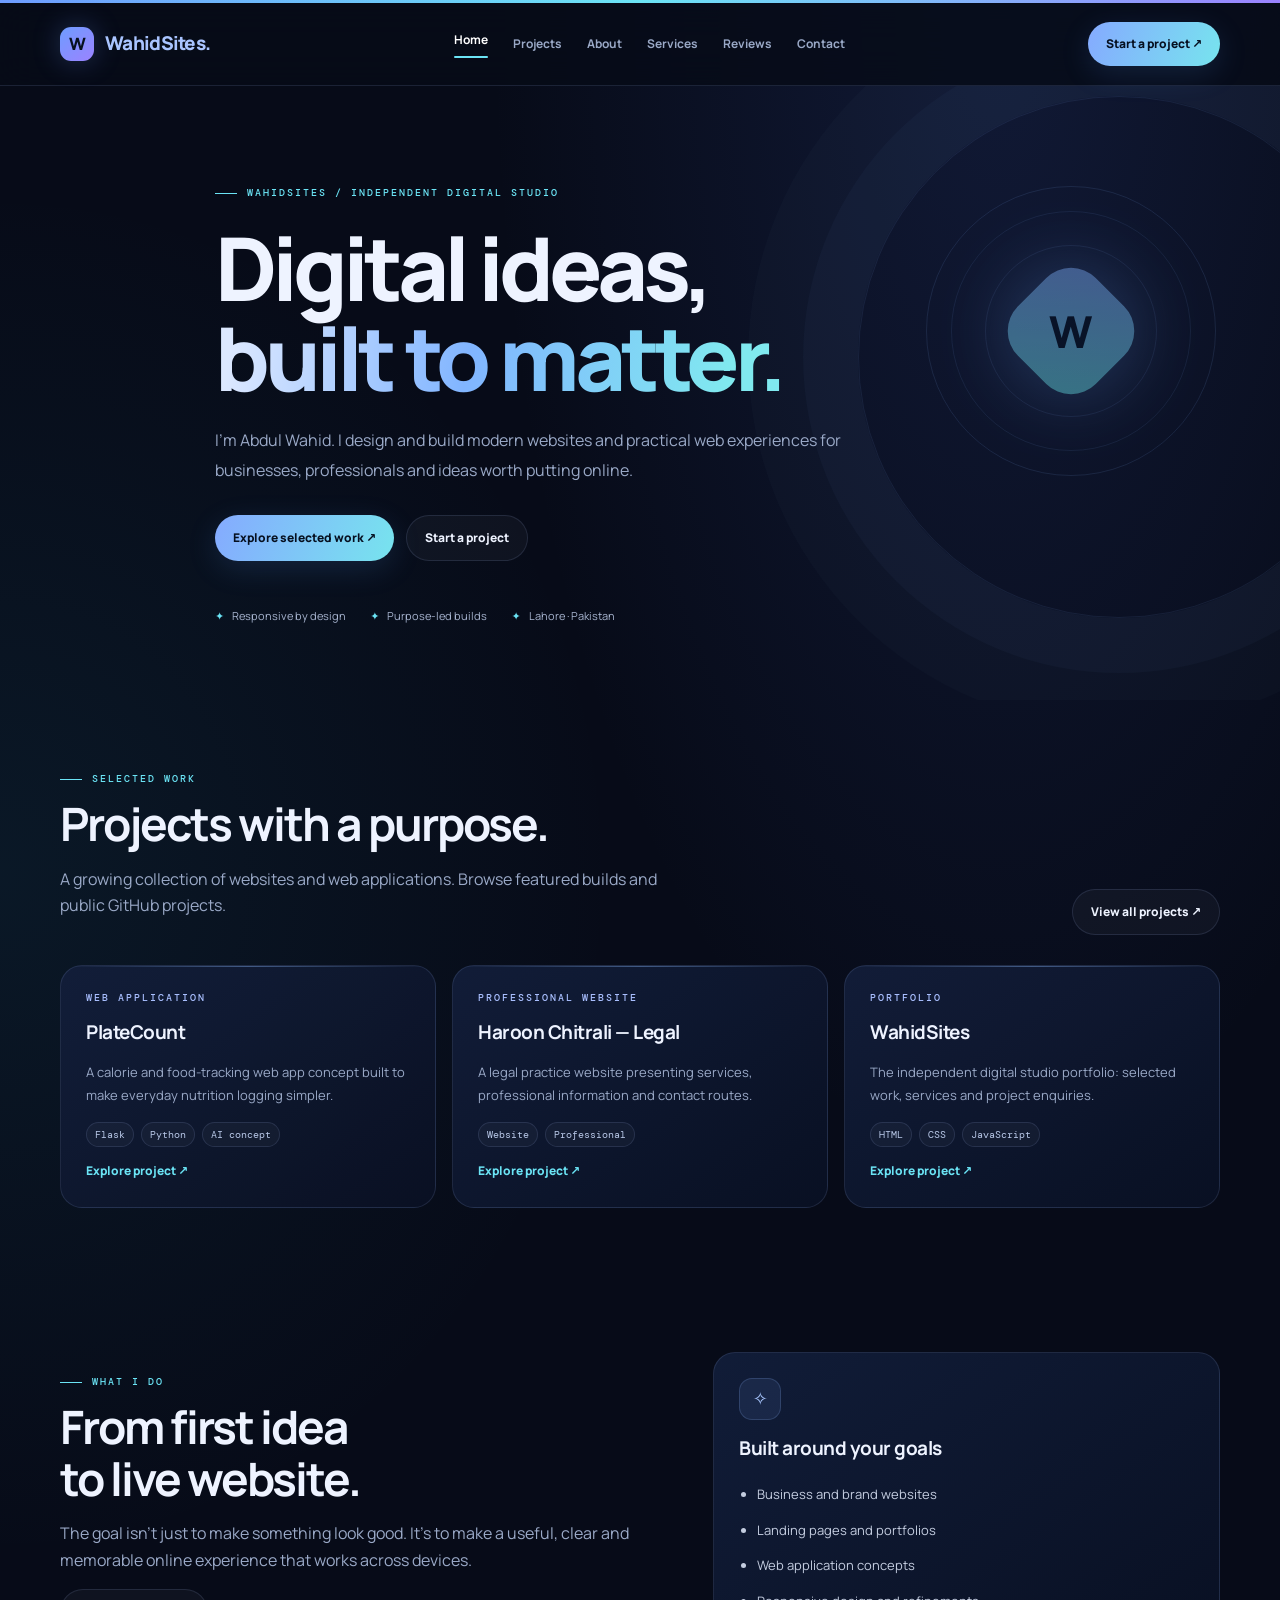
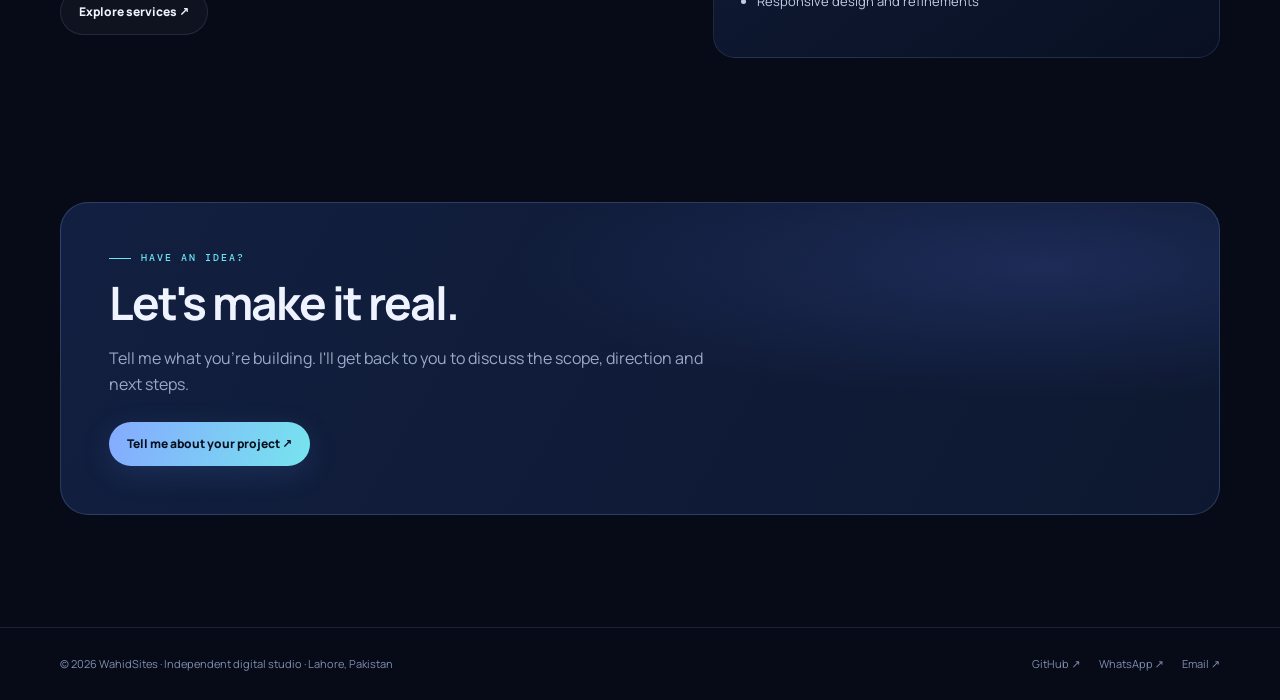
<file: index.html>
<!doctype html>
<html lang="en"><head><meta charset="utf-8"><meta name="viewport" content="width=device-width,initial-scale=1">
<title>Home | WahidSites</title><meta name="description" content="WahidSites — modern websites and practical digital experiences by Abdul Wahid.">
<meta name="theme-color" content="#070b18"><link rel="stylesheet" href="styles.css"></head><body>
<div class="topline"></div><header><div class="wrap nav"><a class="brand" href="index.html"><span class="brandmark">W</span><span>Wahid<span>Sites.</span></span></a><button class="menu" aria-label="Toggle navigation">☰</button><nav class="navlinks"><a href="index.html" class="active">Home</a><a href="projects.html" class="">Projects</a><a href="about.html" class="">About</a><a href="services.html" class="">Services</a><a href="reviews.html" class="">Reviews</a><a href="contact.html" class="">Contact</a></nav><a class="nav-cta" href="contact.html">Start a project ↗</a></div></header>
<main>
<section class="hero"><div class="wrap hero-inner"><div class="eyebrow">WAHIDSITES / INDEPENDENT DIGITAL STUDIO</div>
<h1>Digital ideas,<br><span class="gradient">built to matter.</span></h1>
<p>I’m Abdul Wahid. I design and build modern websites and practical web experiences for businesses, professionals and ideas worth putting online.</p>
<div class="actions"><a class="btn" href="projects.html">Explore selected work ↗</a><a class="btn secondary" href="contact.html">Start a project</a></div>
<div class="meta-row"><span><b>✦</b> Responsive by design</span><span><b>✦</b> Purpose-led builds</span><span><b>✦</b> Lahore · Pakistan</span></div></div><div class="hero-art"><div class="orb"><span>W</span></div></div></section>
<section><div class="wrap"><div class="section-head"><div><div class="eyebrow">SELECTED WORK</div><h2>Projects with a purpose.</h2><p>A growing collection of websites and web applications. Browse featured builds and public GitHub projects.</p></div><a class="btn secondary" href="projects.html">View all projects ↗</a></div><div id="projectGrid" class="grid"><div class="empty">Loading projects…</div></div></div></section>
<section><div class="wrap split"><div><div class="eyebrow">WHAT I DO</div><h2>From first idea<br>to live website.</h2><p class="muted">The goal isn't just to make something look good. It's to make a useful, clear and memorable online experience that works across devices.</p><a class="btn secondary" href="services.html">Explore services ↗</a></div><div class="panel"><div class="iconbox">✧</div><h3>Built around your goals</h3><ul class="list"><li>Business and brand websites</li><li>Landing pages and portfolios</li><li>Web application concepts</li><li>Responsive design and refinements</li></ul></div></div></section>
<section><div class="wrap"><div class="cta"><div class="eyebrow">HAVE AN IDEA?</div><h2>Let's make it real.</h2><p>Tell me what you're building. I'll get back to you to discuss the scope, direction and next steps.</p><a class="btn" href="contact.html">Tell me about your project ↗</a></div></div></section>
</main>
<footer><div class="wrap footer-inner"><span>© <span data-year>2026</span> WahidSites · Independent digital studio · Lahore, Pakistan</span><div class="footer-links"><a href="https://github.com/wahidsites" target="_blank" rel="noopener">GitHub ↗</a><a href="https://wa.me/923219494745" target="_blank" rel="noopener">WhatsApp ↗</a><a href="mailto:abdulwahiddd801@gmail.com">Email ↗</a></div></div></footer>
<script src="app.js"></script></body></html>
</file>
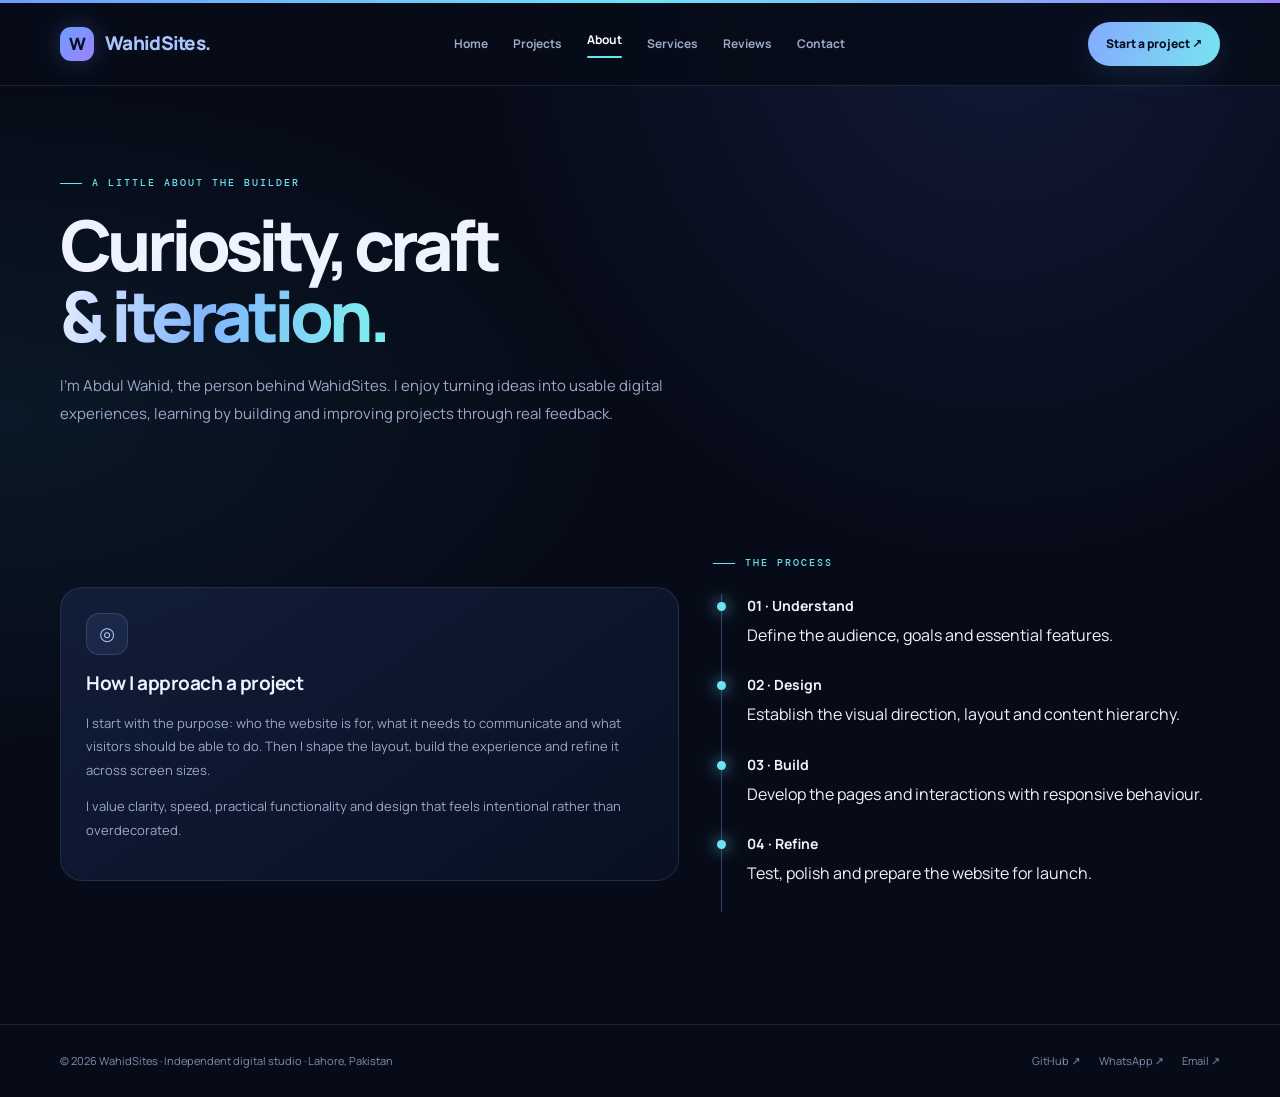
<file: about.html>
<!doctype html>
<html lang="en"><head><meta charset="utf-8"><meta name="viewport" content="width=device-width,initial-scale=1">
<title>About | WahidSites</title><meta name="description" content="WahidSites — modern websites and practical digital experiences by Abdul Wahid.">
<meta name="theme-color" content="#070b18"><link rel="stylesheet" href="styles.css"></head><body>
<div class="topline"></div><header><div class="wrap nav"><a class="brand" href="index.html"><span class="brandmark">W</span><span>Wahid<span>Sites.</span></span></a><button class="menu" aria-label="Toggle navigation">☰</button><nav class="navlinks"><a href="index.html" class="">Home</a><a href="projects.html" class="">Projects</a><a href="about.html" class="active">About</a><a href="services.html" class="">Services</a><a href="reviews.html" class="">Reviews</a><a href="contact.html" class="">Contact</a></nav><a class="nav-cta" href="contact.html">Start a project ↗</a></div></header>
<main>
<section class="page-hero"><div class="wrap"><div class="eyebrow">A LITTLE ABOUT THE BUILDER</div><h1>Curiosity, craft<br><span class="gradient">& iteration.</span></h1><p>I'm Abdul Wahid, the person behind WahidSites. I enjoy turning ideas into usable digital experiences, learning by building and improving projects through real feedback.</p></div></section>
<section><div class="wrap split"><div class="panel"><div class="iconbox">◎</div><h3>How I approach a project</h3><p>I start with the purpose: who the website is for, what it needs to communicate and what visitors should be able to do. Then I shape the layout, build the experience and refine it across screen sizes.</p><p>I value clarity, speed, practical functionality and design that feels intentional rather than overdecorated.</p></div><div><div class="eyebrow">THE PROCESS</div><div class="timeline"><div class="timeline-item"><h3>01 · Understand</h3><p>Define the audience, goals and essential features.</p></div><div class="timeline-item"><h3>02 · Design</h3><p>Establish the visual direction, layout and content hierarchy.</p></div><div class="timeline-item"><h3>03 · Build</h3><p>Develop the pages and interactions with responsive behaviour.</p></div><div class="timeline-item"><h3>04 · Refine</h3><p>Test, polish and prepare the website for launch.</p></div></div></div></div></section>
</main>
<footer><div class="wrap footer-inner"><span>© <span data-year>2026</span> WahidSites · Independent digital studio · Lahore, Pakistan</span><div class="footer-links"><a href="https://github.com/wahidsites" target="_blank" rel="noopener">GitHub ↗</a><a href="https://wa.me/923219494745" target="_blank" rel="noopener">WhatsApp ↗</a><a href="mailto:abdulwahiddd801@gmail.com">Email ↗</a></div></div></footer>
<script src="app.js"></script></body></html>
</file>
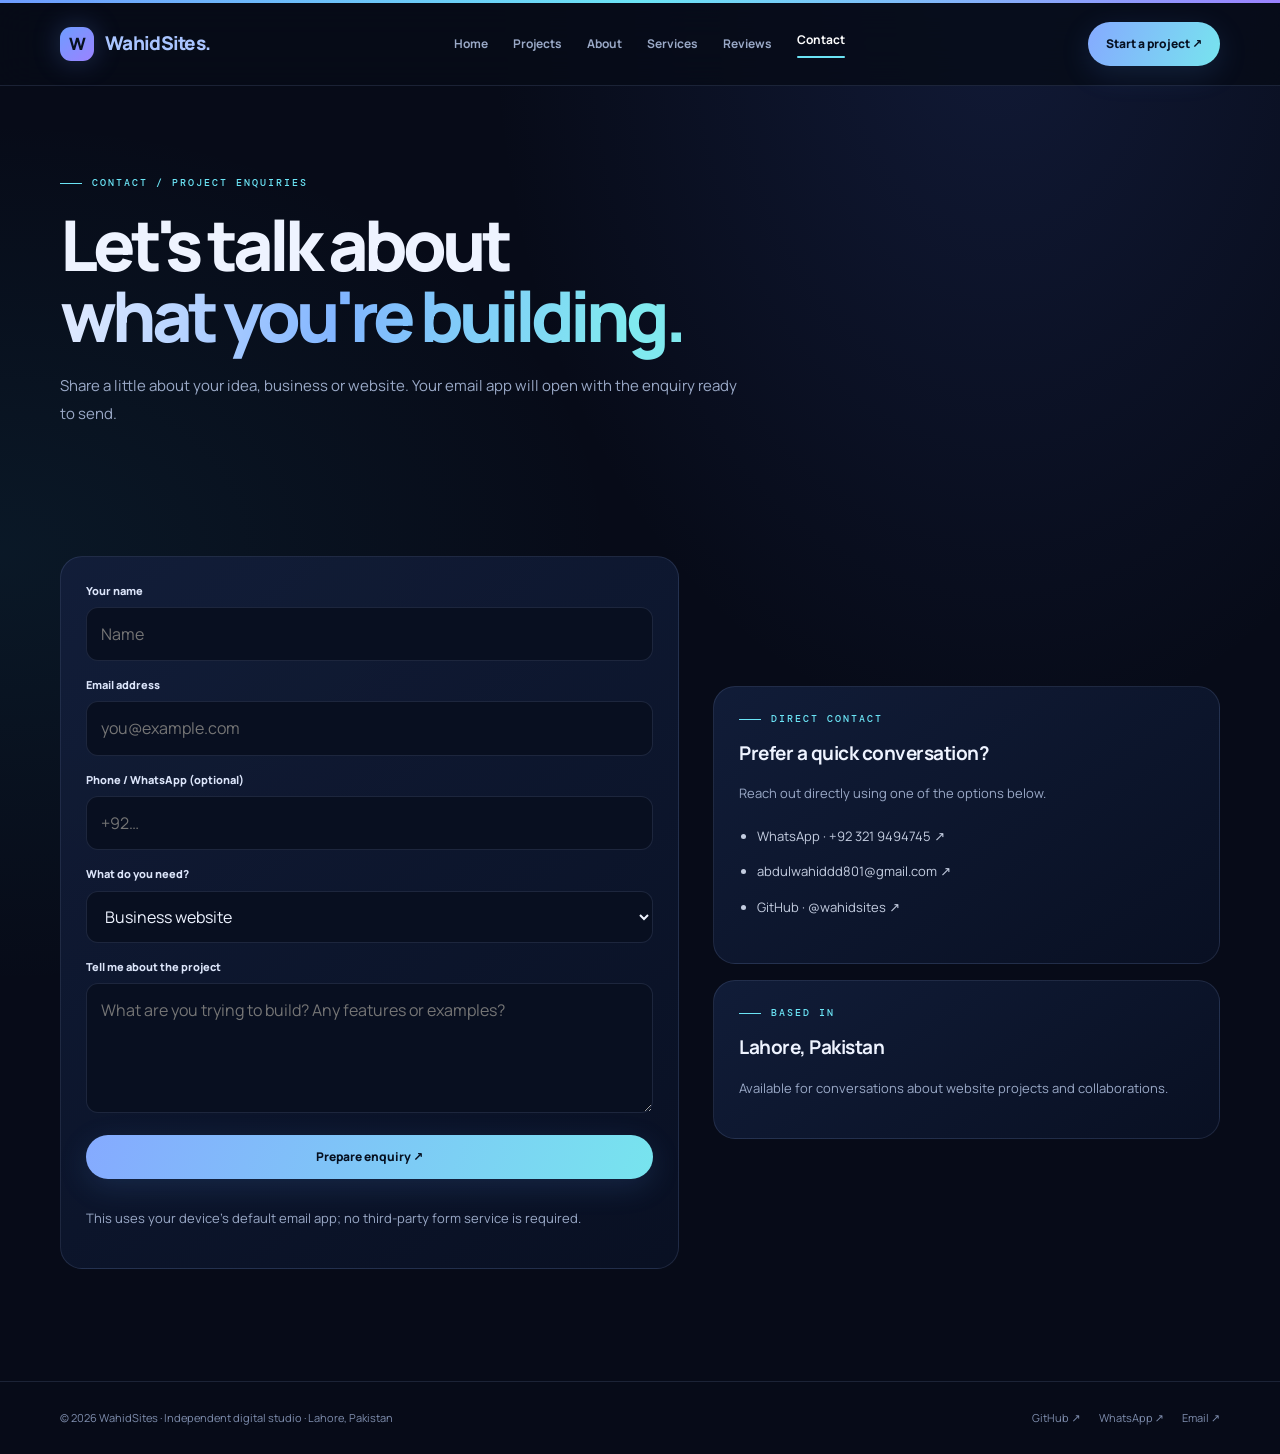
<file: contact.html>
<!doctype html>
<html lang="en"><head><meta charset="utf-8"><meta name="viewport" content="width=device-width,initial-scale=1">
<title>Contact | WahidSites</title><meta name="description" content="WahidSites — modern websites and practical digital experiences by Abdul Wahid.">
<meta name="theme-color" content="#070b18"><link rel="stylesheet" href="styles.css"></head><body>
<div class="topline"></div><header><div class="wrap nav"><a class="brand" href="index.html"><span class="brandmark">W</span><span>Wahid<span>Sites.</span></span></a><button class="menu" aria-label="Toggle navigation">☰</button><nav class="navlinks"><a href="index.html" class="">Home</a><a href="projects.html" class="">Projects</a><a href="about.html" class="">About</a><a href="services.html" class="">Services</a><a href="reviews.html" class="">Reviews</a><a href="contact.html" class="active">Contact</a></nav><a class="nav-cta" href="contact.html">Start a project ↗</a></div></header>
<main>
<section class="page-hero"><div class="wrap"><div class="eyebrow">CONTACT / PROJECT ENQUIRIES</div><h1>Let's talk about<br><span class="gradient">what you're building.</span></h1><p>Share a little about your idea, business or website. Your email app will open with the enquiry ready to send.</p></div></section>
<section><div class="wrap split"><form class="panel form" id="contactForm"><div class="field"><label for="name">Your name</label><input id="name" name="name" placeholder="Name" required></div><div class="field"><label for="email">Email address</label><input id="email" type="email" name="email" placeholder="you@example.com" required></div><div class="field"><label for="phone">Phone / WhatsApp (optional)</label><input id="phone" name="phone" placeholder="+92…"></div><div class="field"><label for="type">What do you need?</label><select id="type" name="type"><option>Business website</option><option>Landing page</option><option>Portfolio</option><option>Web application</option><option>Website redesign</option><option>Something else</option></select></div><div class="field"><label for="details">Tell me about the project</label><textarea id="details" name="details" placeholder="What are you trying to build? Any features or examples?" required></textarea></div><button class="btn" type="submit">Prepare enquiry ↗</button><p class="note">This uses your device's default email app; no third-party form service is required.</p></form><div><div class="panel"><div class="eyebrow">DIRECT CONTACT</div><h3>Prefer a quick conversation?</h3><p>Reach out directly using one of the options below.</p><ul class="list"><li><a href="https://wa.me/923219494745" target="_blank" rel="noopener">WhatsApp · +92 321 9494745 ↗</a></li><li><a href="mailto:abdulwahiddd801@gmail.com">abdulwahiddd801@gmail.com ↗</a></li><li><a href="https://github.com/wahidsites" target="_blank" rel="noopener">GitHub · @wahidsites ↗</a></li></ul></div><div class="panel" style="margin-top:16px"><div class="eyebrow">BASED IN</div><h3>Lahore, Pakistan</h3><p>Available for conversations about website projects and collaborations.</p></div></div></div></section>
</main>
<footer><div class="wrap footer-inner"><span>© <span data-year>2026</span> WahidSites · Independent digital studio · Lahore, Pakistan</span><div class="footer-links"><a href="https://github.com/wahidsites" target="_blank" rel="noopener">GitHub ↗</a><a href="https://wa.me/923219494745" target="_blank" rel="noopener">WhatsApp ↗</a><a href="mailto:abdulwahiddd801@gmail.com">Email ↗</a></div></div></footer>
<script src="app.js"></script></body></html>
</file>
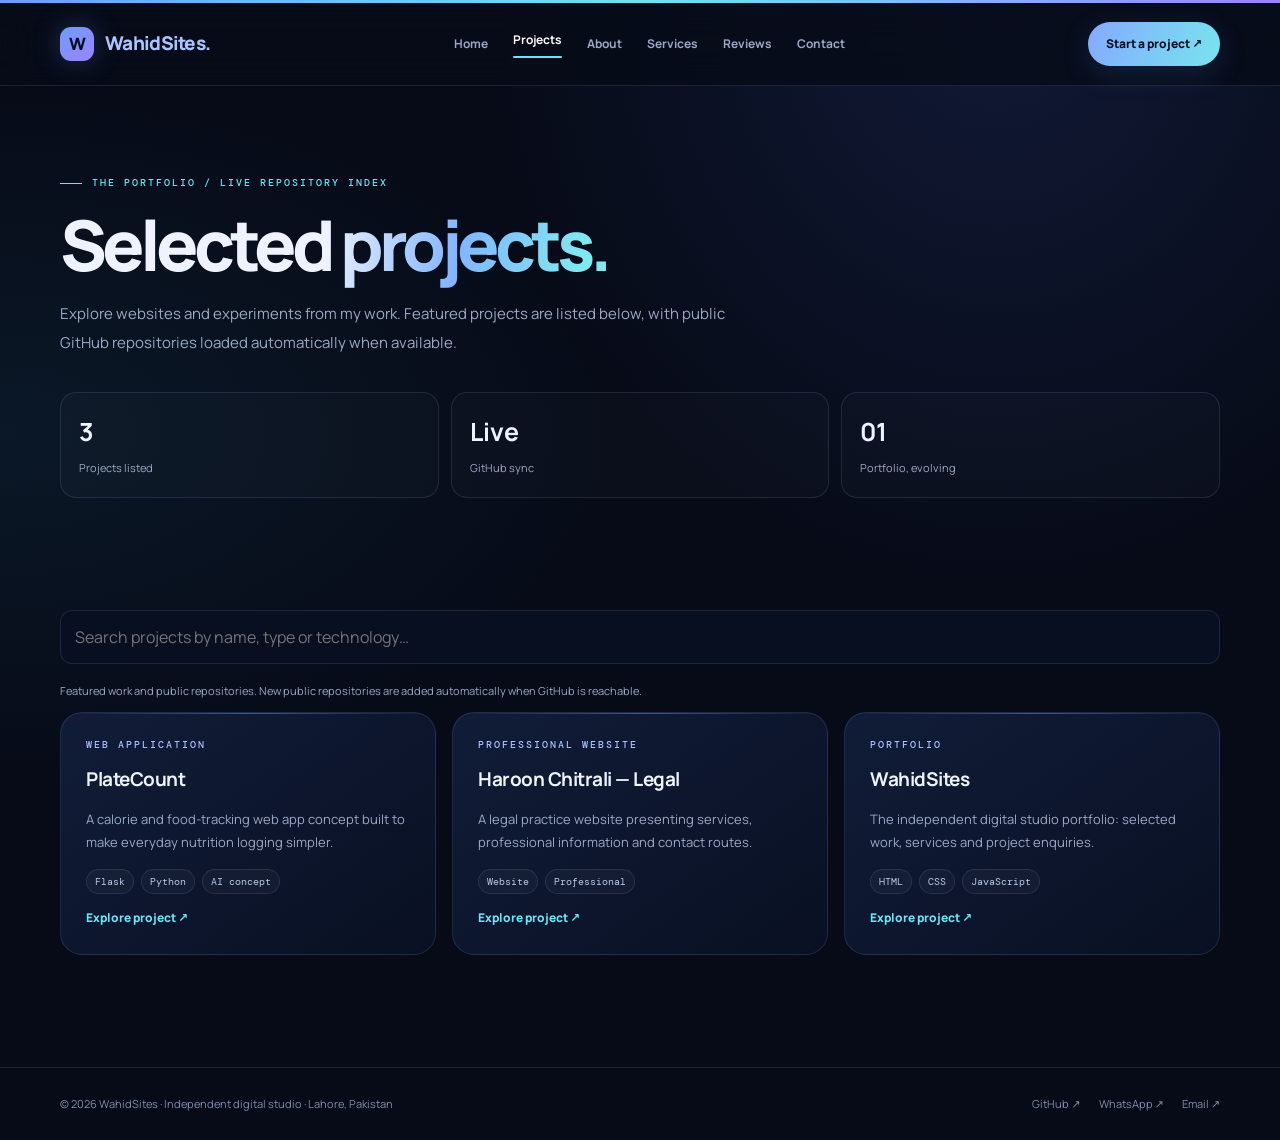
<file: projects.html>
<!doctype html>
<html lang="en"><head><meta charset="utf-8"><meta name="viewport" content="width=device-width,initial-scale=1">
<title>Projects | WahidSites</title><meta name="description" content="WahidSites — modern websites and practical digital experiences by Abdul Wahid.">
<meta name="theme-color" content="#070b18"><link rel="stylesheet" href="styles.css"></head><body>
<div class="topline"></div><header><div class="wrap nav"><a class="brand" href="index.html"><span class="brandmark">W</span><span>Wahid<span>Sites.</span></span></a><button class="menu" aria-label="Toggle navigation">☰</button><nav class="navlinks"><a href="index.html" class="">Home</a><a href="projects.html" class="active">Projects</a><a href="about.html" class="">About</a><a href="services.html" class="">Services</a><a href="reviews.html" class="">Reviews</a><a href="contact.html" class="">Contact</a></nav><a class="nav-cta" href="contact.html">Start a project ↗</a></div></header>
<main>
<section class="page-hero"><div class="wrap"><div class="eyebrow">THE PORTFOLIO / LIVE REPOSITORY INDEX</div><h1>Selected <span class="gradient">projects.</span></h1><p>Explore websites and experiments from my work. Featured projects are listed below, with public GitHub repositories loaded automatically when available.</p><div class="stats"><div class="stat"><strong id="repoCount">—</strong><span>Projects listed</span></div><div class="stat"><strong>Live</strong><span>GitHub sync</span></div><div class="stat"><strong>01</strong><span>Portfolio, evolving</span></div></div></div></section>
<section><div class="wrap"><div class="filters"><input id="projectSearch" type="search" placeholder="Search projects by name, type or technology…" aria-label="Search projects"></div><p class="note" id="projectStatus">Loading projects…</p><div id="projectGrid" class="grid"><div class="empty">Loading featured projects…</div></div></div></section>
</main>
<footer><div class="wrap footer-inner"><span>© <span data-year>2026</span> WahidSites · Independent digital studio · Lahore, Pakistan</span><div class="footer-links"><a href="https://github.com/wahidsites" target="_blank" rel="noopener">GitHub ↗</a><a href="https://wa.me/923219494745" target="_blank" rel="noopener">WhatsApp ↗</a><a href="mailto:abdulwahiddd801@gmail.com">Email ↗</a></div></div></footer>
<script src="app.js"></script></body></html>
</file>
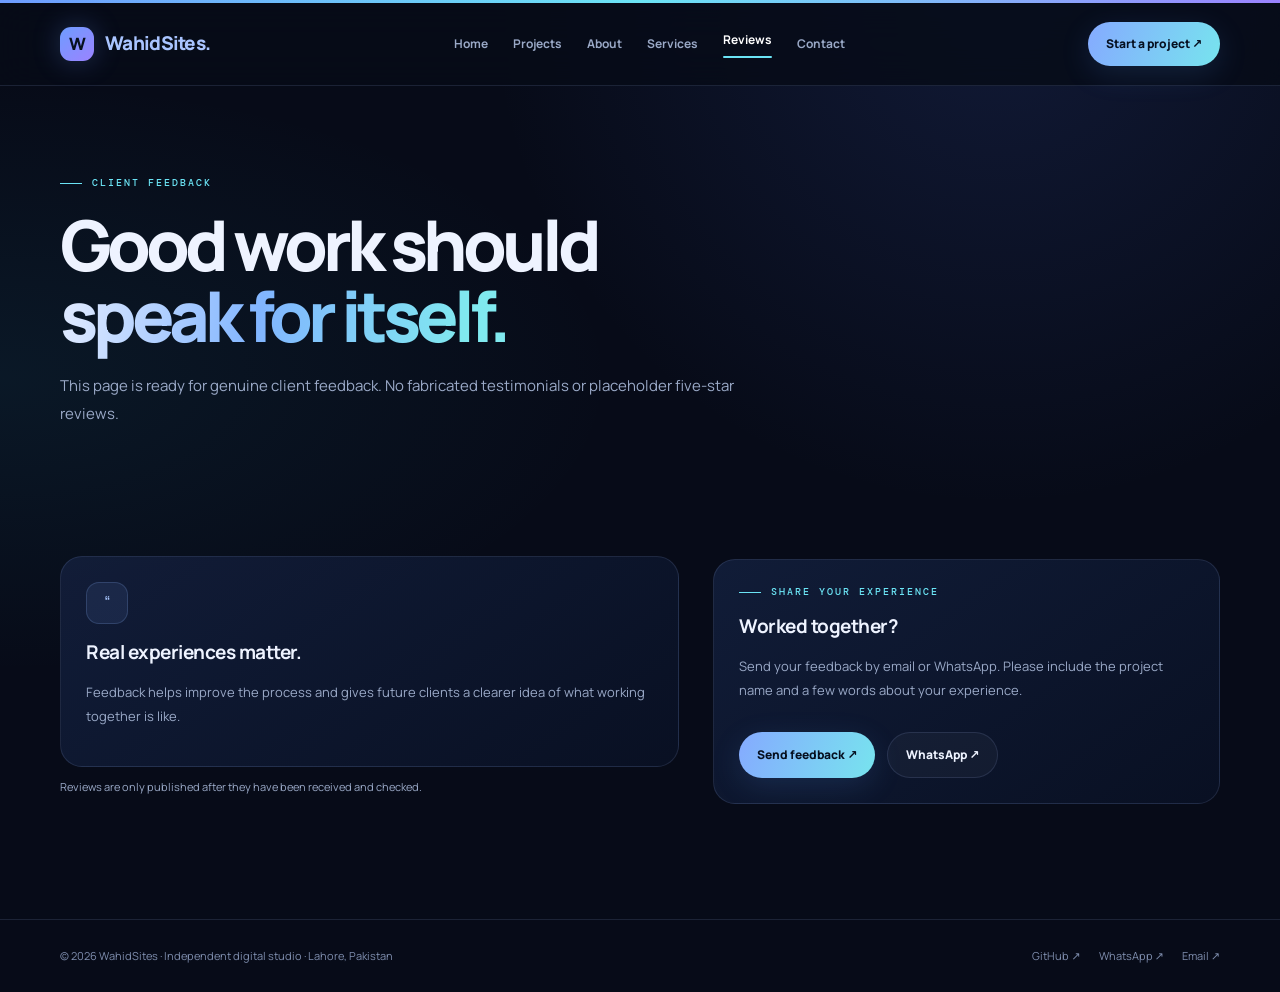
<file: reviews.html>
<!doctype html>
<html lang="en"><head><meta charset="utf-8"><meta name="viewport" content="width=device-width,initial-scale=1">
<title>Reviews | WahidSites</title><meta name="description" content="WahidSites — modern websites and practical digital experiences by Abdul Wahid.">
<meta name="theme-color" content="#070b18"><link rel="stylesheet" href="styles.css"></head><body>
<div class="topline"></div><header><div class="wrap nav"><a class="brand" href="index.html"><span class="brandmark">W</span><span>Wahid<span>Sites.</span></span></a><button class="menu" aria-label="Toggle navigation">☰</button><nav class="navlinks"><a href="index.html" class="">Home</a><a href="projects.html" class="">Projects</a><a href="about.html" class="">About</a><a href="services.html" class="">Services</a><a href="reviews.html" class="active">Reviews</a><a href="contact.html" class="">Contact</a></nav><a class="nav-cta" href="contact.html">Start a project ↗</a></div></header>
<main>
<section class="page-hero"><div class="wrap"><div class="eyebrow">CLIENT FEEDBACK</div><h1>Good work should<br><span class="gradient">speak for itself.</span></h1><p>This page is ready for genuine client feedback. No fabricated testimonials or placeholder five-star reviews.</p></div></section>
<section><div class="wrap split"><div><div class="panel"><div class="iconbox">“</div><h3>Real experiences matter.</h3><p>Feedback helps improve the process and gives future clients a clearer idea of what working together is like.</p></div><p class="note">Reviews are only published after they have been received and checked.</p></div><div class="panel"><div class="eyebrow">SHARE YOUR EXPERIENCE</div><h3>Worked together?</h3><p>Send your feedback by email or WhatsApp. Please include the project name and a few words about your experience.</p><div class="actions"><a class="btn" href="mailto:abdulwahiddd801@gmail.com?subject=WahidSites%20feedback">Send feedback ↗</a><a class="btn secondary" href="https://wa.me/923219494745" target="_blank" rel="noopener">WhatsApp ↗</a></div></div></div></section>
</main>
<footer><div class="wrap footer-inner"><span>© <span data-year>2026</span> WahidSites · Independent digital studio · Lahore, Pakistan</span><div class="footer-links"><a href="https://github.com/wahidsites" target="_blank" rel="noopener">GitHub ↗</a><a href="https://wa.me/923219494745" target="_blank" rel="noopener">WhatsApp ↗</a><a href="mailto:abdulwahiddd801@gmail.com">Email ↗</a></div></div></footer>
<script src="app.js"></script></body></html>
</file>
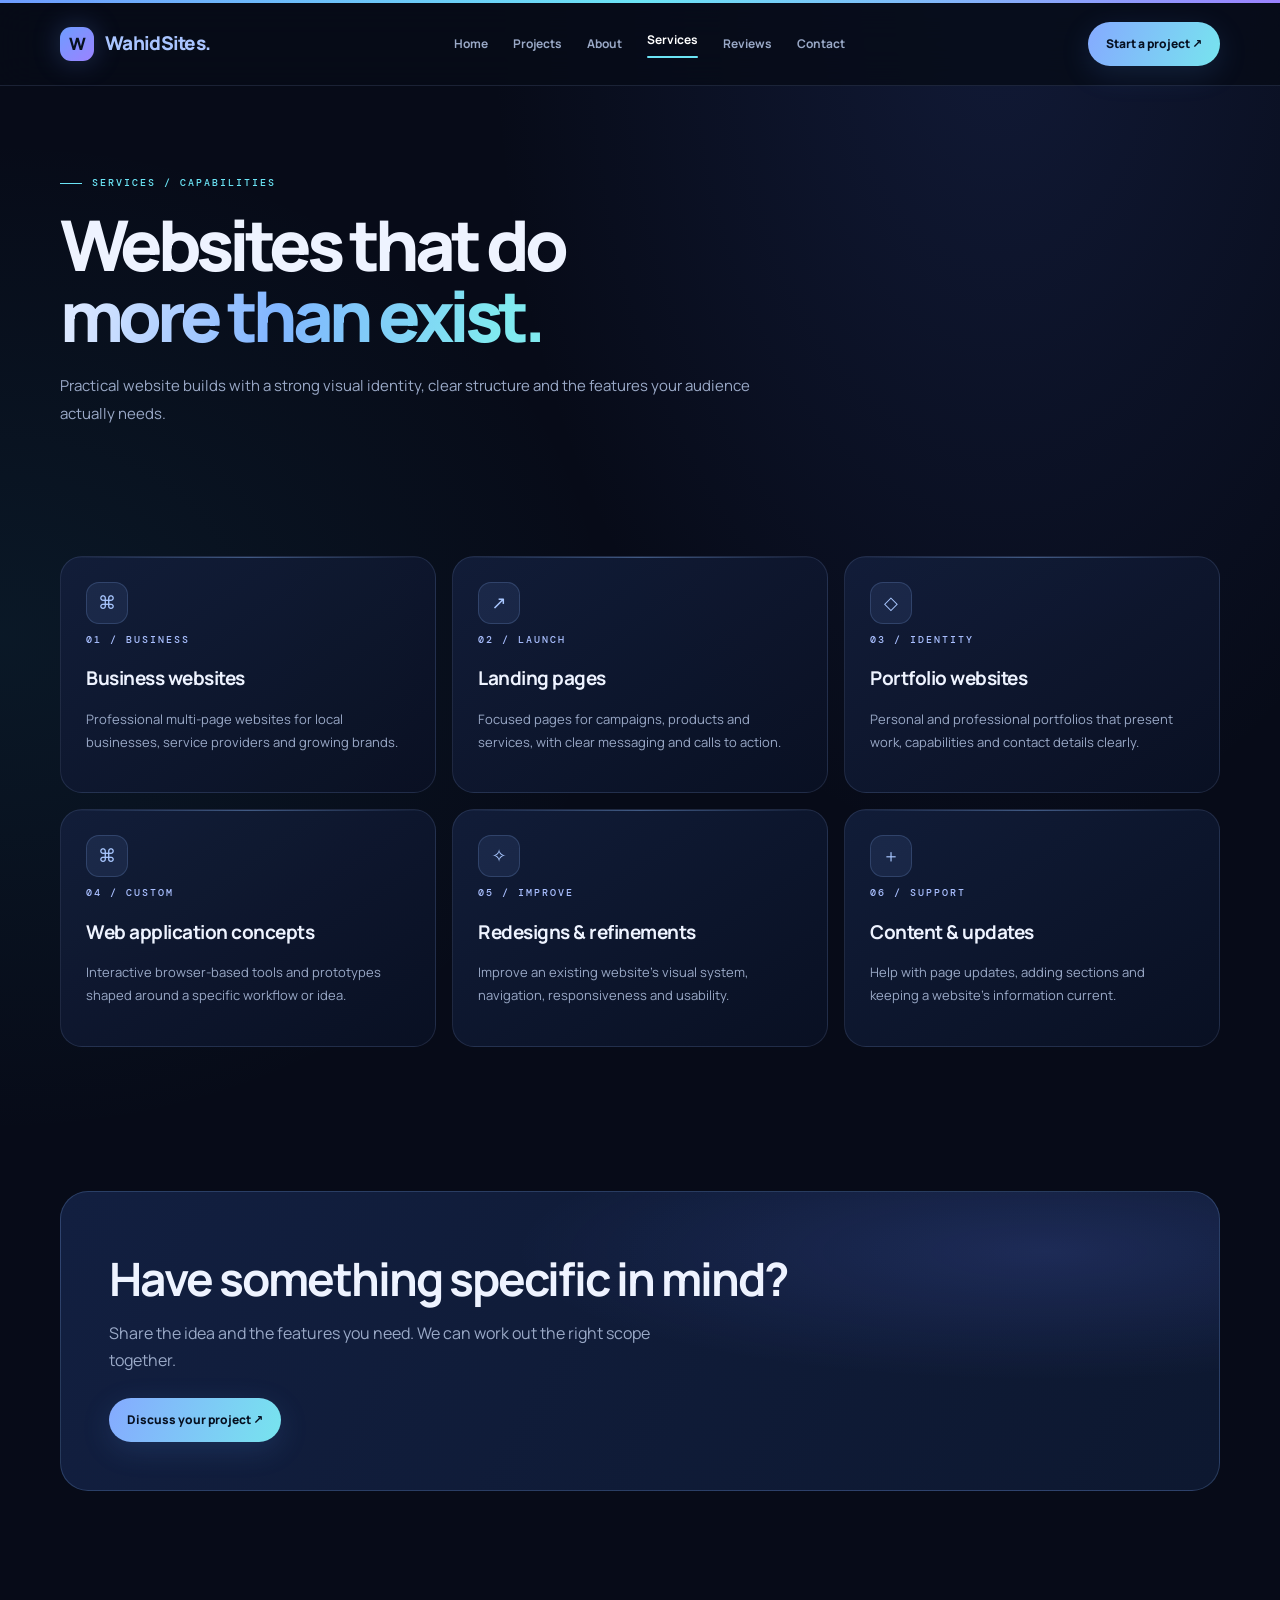
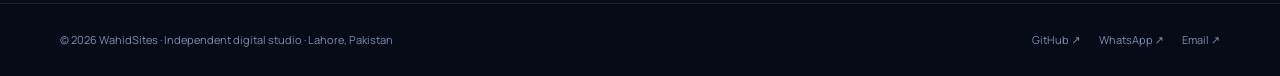
<file: services.html>
<!doctype html>
<html lang="en"><head><meta charset="utf-8"><meta name="viewport" content="width=device-width,initial-scale=1">
<title>Services | WahidSites</title><meta name="description" content="WahidSites — modern websites and practical digital experiences by Abdul Wahid.">
<meta name="theme-color" content="#070b18"><link rel="stylesheet" href="styles.css"></head><body>
<div class="topline"></div><header><div class="wrap nav"><a class="brand" href="index.html"><span class="brandmark">W</span><span>Wahid<span>Sites.</span></span></a><button class="menu" aria-label="Toggle navigation">☰</button><nav class="navlinks"><a href="index.html" class="">Home</a><a href="projects.html" class="">Projects</a><a href="about.html" class="">About</a><a href="services.html" class="active">Services</a><a href="reviews.html" class="">Reviews</a><a href="contact.html" class="">Contact</a></nav><a class="nav-cta" href="contact.html">Start a project ↗</a></div></header>
<main>
<section class="page-hero"><div class="wrap"><div class="eyebrow">SERVICES / CAPABILITIES</div><h1>Websites that do<br><span class="gradient">more than exist.</span></h1><p>Practical website builds with a strong visual identity, clear structure and the features your audience actually needs.</p></div></section>
<section><div class="wrap grid">
<article class="card"><div class="iconbox">⌘</div><span class="tag">01 / BUSINESS</span><h3>Business websites</h3><p>Professional multi-page websites for local businesses, service providers and growing brands.</p></article>
<article class="card"><div class="iconbox">↗</div><span class="tag">02 / LAUNCH</span><h3>Landing pages</h3><p>Focused pages for campaigns, products and services, with clear messaging and calls to action.</p></article>
<article class="card"><div class="iconbox">◇</div><span class="tag">03 / IDENTITY</span><h3>Portfolio websites</h3><p>Personal and professional portfolios that present work, capabilities and contact details clearly.</p></article>
<article class="card"><div class="iconbox">⌘</div><span class="tag">04 / CUSTOM</span><h3>Web application concepts</h3><p>Interactive browser-based tools and prototypes shaped around a specific workflow or idea.</p></article>
<article class="card"><div class="iconbox">✧</div><span class="tag">05 / IMPROVE</span><h3>Redesigns & refinements</h3><p>Improve an existing website's visual system, navigation, responsiveness and usability.</p></article>
<article class="card"><div class="iconbox">＋</div><span class="tag">06 / SUPPORT</span><h3>Content & updates</h3><p>Help with page updates, adding sections and keeping a website's information current.</p></article>
</div></section><section><div class="wrap"><div class="cta"><h2>Have something specific in mind?</h2><p>Share the idea and the features you need. We can work out the right scope together.</p><a class="btn" href="contact.html">Discuss your project ↗</a></div></div></section>
</main>
<footer><div class="wrap footer-inner"><span>© <span data-year>2026</span> WahidSites · Independent digital studio · Lahore, Pakistan</span><div class="footer-links"><a href="https://github.com/wahidsites" target="_blank" rel="noopener">GitHub ↗</a><a href="https://wa.me/923219494745" target="_blank" rel="noopener">WhatsApp ↗</a><a href="mailto:abdulwahiddd801@gmail.com">Email ↗</a></div></div></footer>
<script src="app.js"></script></body></html>
</file>
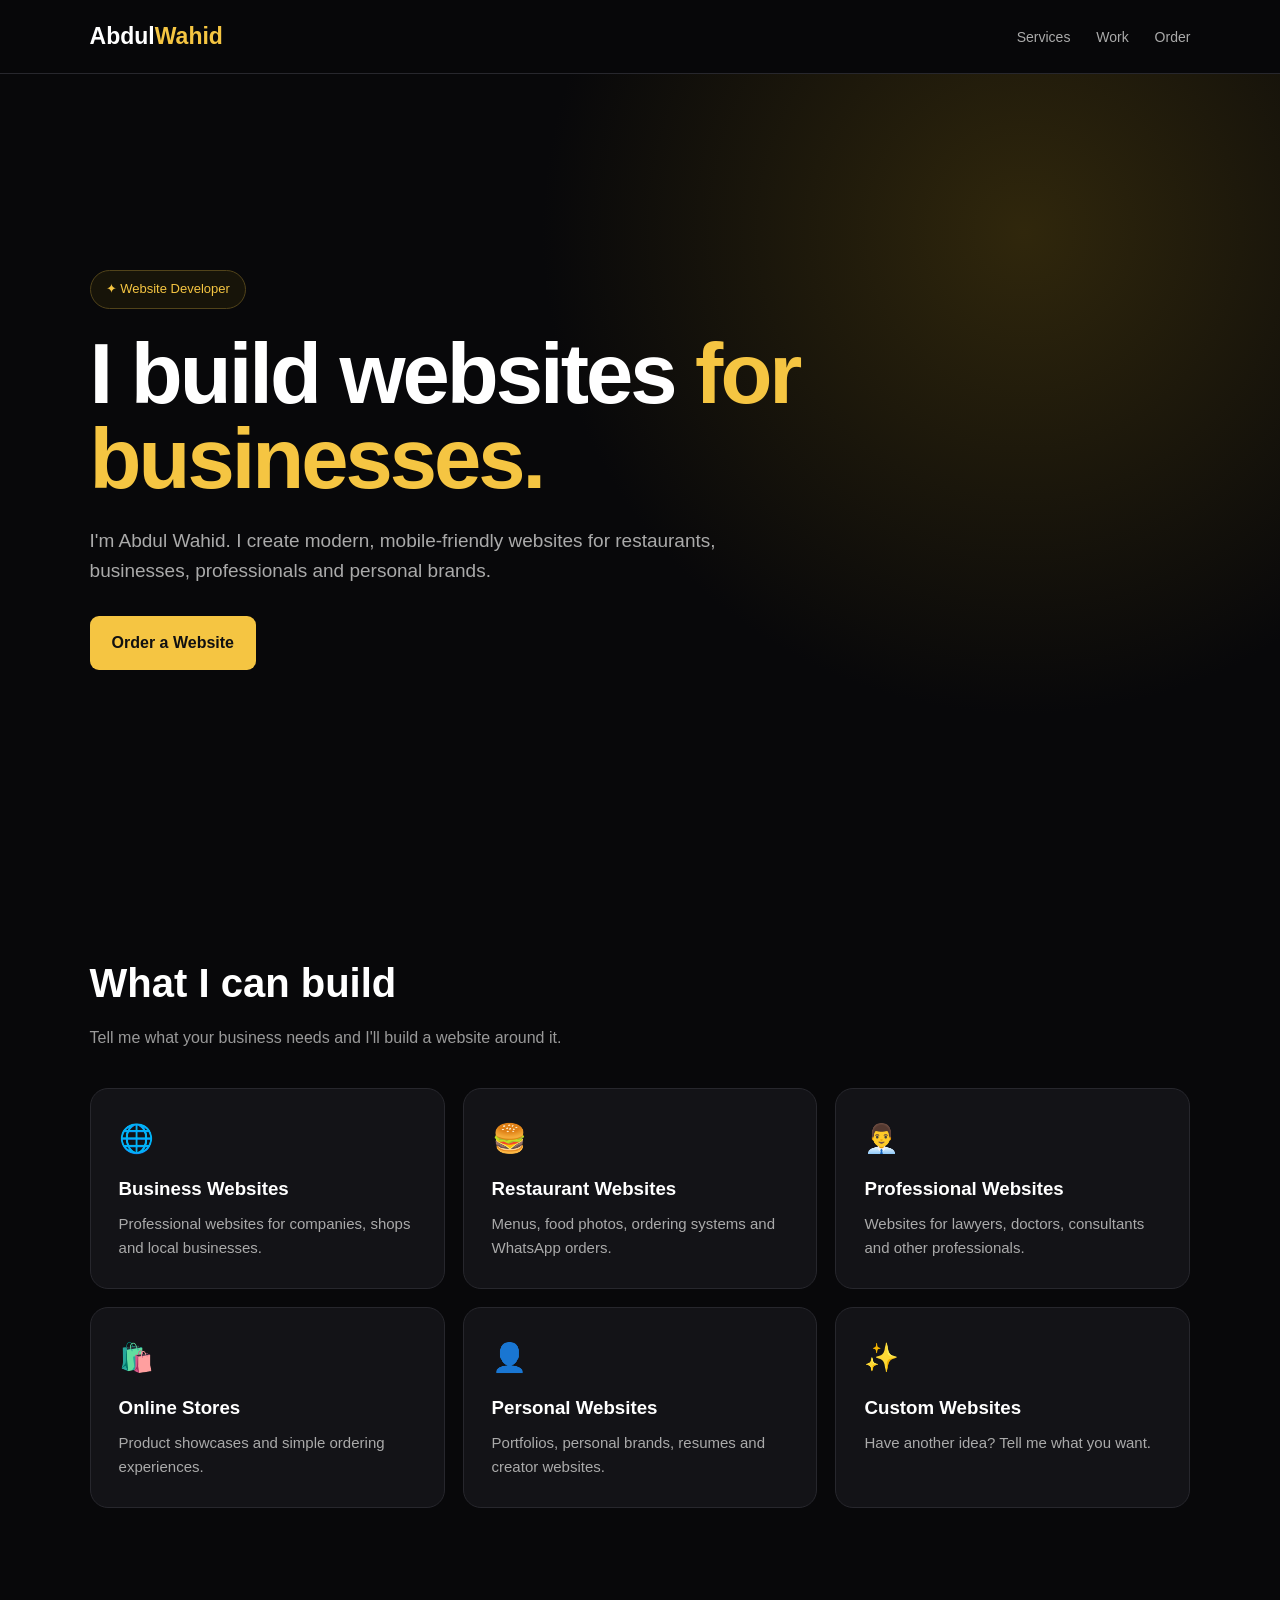
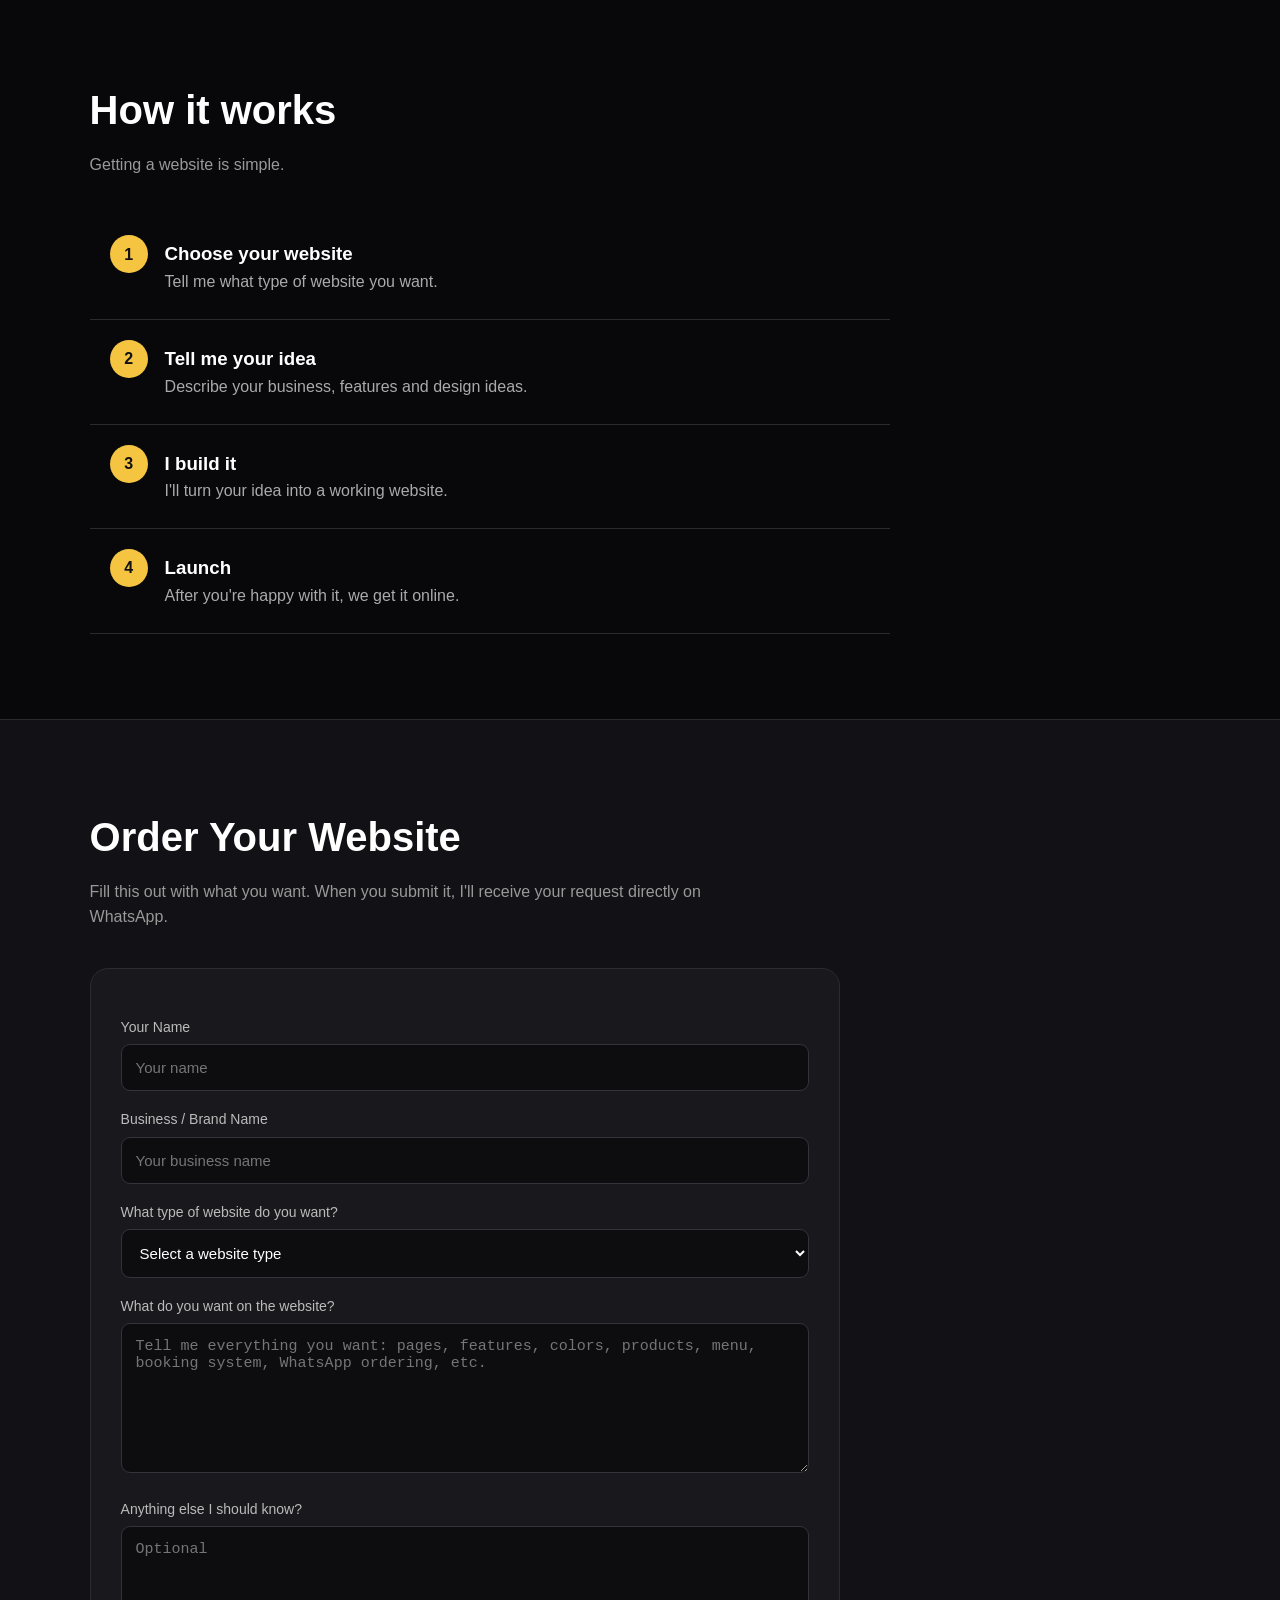
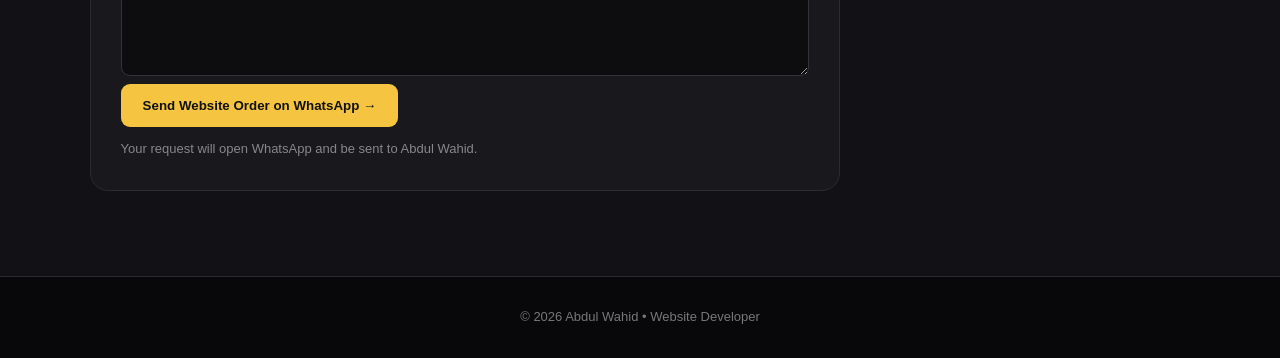
<file: wahidsite.html>
<!DOCTYPE html>
<html lang="en">
<head>
<meta charset="UTF-8">
<meta name="viewport" content="width=device-width, initial-scale=1.0">

<title>Abdul Wahid | Website Developer</title>

<style>

*{
    box-sizing:border-box;
    margin:0;
    padding:0;
}

html{
    scroll-behavior:smooth;
}

body{
    font-family:Arial,Helvetica,sans-serif;
    background:#08080a;
    color:white;
    line-height:1.6;
}

a{
    text-decoration:none;
    color:inherit;
}

/* NAV */

nav{
    position:sticky;
    top:0;
    z-index:100;
    background:rgba(8,8,10,0.95);
    border-bottom:1px solid #27272d;
    padding:18px 7%;
    display:flex;
    justify-content:space-between;
    align-items:center;
}

.logo{
    font-size:23px;
    font-weight:bold;
}

.logo span{
    color:#f5c542;
}

nav a{
    margin-left:22px;
    color:#aaa;
    font-size:14px;
}

nav a:hover{
    color:#f5c542;
}


/* HERO */

.hero{
    min-height:88vh;
    display:flex;
    align-items:center;
    padding:80px 7%;
    background:
    radial-gradient(
        circle at 80% 20%,
        #30270c 0,
        #08080a 40%
    );
}

.hero-content{
    max-width:850px;
}

.badge{
    display:inline-block;
    border:1px solid #51431a;
    color:#f5c542;
    background:#171409;
    border-radius:30px;
    padding:8px 15px;
    font-size:13px;
    margin-bottom:22px;
}

h1{
    font-size:clamp(45px,8vw,85px);
    line-height:1;
    letter-spacing:-3px;
    margin-bottom:25px;
}

h1 span{
    color:#f5c542;
}

.hero p{
    color:#aaa;
    font-size:19px;
    max-width:680px;
    margin-bottom:30px;
}

.btn{
    display:inline-block;
    background:#f5c542;
    color:#111;
    font-weight:bold;
    padding:14px 22px;
    border-radius:9px;
    border:0;
    cursor:pointer;
    margin-right:8px;
}

.btn.dark{
    background:#18181d;
    color:white;
    border:1px solid #303038;
}


/* SECTIONS */

section{
    padding:85px 7%;
}

.section-title{
    font-size:40px;
    margin-bottom:10px;
}

.section-sub{
    color:#999;
    max-width:650px;
    margin-bottom:38px;
}


/* SERVICES */

.grid{
    display:grid;
    grid-template-columns:repeat(3,1fr);
    gap:18px;
}

.card{
    background:#131317;
    border:1px solid #27272d;
    border-radius:18px;
    padding:28px;
}

.card h3{
    margin:12px 0 8px;
}

.card p{
    color:#aaa;
    font-size:15px;
}

.icon{
    font-size:28px;
}


/* WORK */

.work{
    display:grid;
    grid-template-columns:repeat(2,1fr);
    gap:18px;
}

.project{
    min-height:260px;
    border-radius:18px;
    padding:28px;
    background:
    linear-gradient(
        135deg,
        #1d1d22,
        #101014
    );
    border:1px solid #292930;

    display:flex;
    flex-direction:column;
    justify-content:flex-end;
}

.project small{
    color:#f5c542;
}

.project h3{
    font-size:27px;
    margin:6px 0;
}

.project p{
    color:#aaa;
}


/* PROCESS */

.steps{
    max-width:800px;
}

.step{
    position:relative;
    padding:24px 24px 24px 75px;
    border-bottom:1px solid #29292f;
}

.step-number{
    position:absolute;
    left:20px;
    top:20px;

    width:38px;
    height:38px;

    border-radius:50%;

    background:#f5c542;
    color:#111;

    font-weight:bold;

    display:flex;
    align-items:center;
    justify-content:center;
}

.step p{
    color:#aaa;
}


/* ORDER SECTION */

.order{
    background:#111116;
    border-top:1px solid #29292f;
}

form{
    max-width:750px;

    background:#18181d;

    padding:30px;

    border-radius:18px;

    border:1px solid #2b2b32;
}

label{
    display:block;

    color:#bbb;

    font-size:14px;

    margin:17px 0 6px;
}

input,
textarea,
select{

    width:100%;

    background:#0d0d10;

    color:white;

    border:1px solid #33333b;

    border-radius:9px;

    padding:14px;

    font-size:15px;
}

textarea{
    min-height:150px;
    resize:vertical;
}

.order-note{
    color:#888;
    font-size:13px;
    margin-top:12px;
}


/* FOOTER */

footer{
    padding:30px 7%;

    text-align:center;

    color:#777;

    border-top:1px solid #29292f;

    font-size:13px;
}


/* MOBILE */

@media(max-width:750px){

    nav{
        padding:16px 5%;
    }

    nav a{
        margin-left:9px;
        font-size:12px;
    }

    .hero{
        padding:65px 6%;
    }

    h1{
        font-size:52px;
    }

    .hero p{
        font-size:17px;
    }

    section{
        padding:65px 6%;
    }

    .grid,
    .work{
        grid-template-columns:1fr;
    }

}

</style>
</head>


<body>


<!-- NAVIGATION -->

<nav>

    <div class="logo">
        Abdul<span>Wahid</span>
    </div>

    <div>

        <a href="#services">
            Services
        </a>

        <a href="#work">
            Work
        </a>

        <a href="#order">
            Order
        </a>

    </div>

</nav>



<!-- HERO -->

<header class="hero">

    <div class="hero-content">

        <div class="badge">
            ✦ Website Developer
        </div>


        <h1>

            I build websites
            <span>for businesses.</span>

        </h1>


        <p>

            I'm Abdul Wahid. I create modern,
            mobile-friendly websites for restaurants,
            businesses, professionals and personal brands.

        </p>


        <a
            class="btn"
            href="#order"
        >
            Order a Website
        </a>

    </div>

</header>



<!-- SERVICES -->

<section id="services">

    <h2 class="section-title">
        What I can build
    </h2>


    <p class="section-sub">

        Tell me what your business needs and
        I'll build a website around it.

    </p>


    <div class="grid">


        <div class="card">

            <div class="icon">
                🌐
            </div>

            <h3>
                Business Websites
            </h3>

            <p>

                Professional websites for
                companies, shops and local businesses.

            </p>

        </div>



        <div class="card">

            <div class="icon">
                🍔
            </div>

            <h3>
                Restaurant Websites
            </h3>

            <p>

                Menus, food photos, ordering systems
                and WhatsApp orders.

            </p>

        </div>



        <div class="card">

            <div class="icon">
                👨‍💼
            </div>

            <h3>
                Professional Websites
            </h3>

            <p>

                Websites for lawyers, doctors,
                consultants and other professionals.

            </p>

        </div>



        <div class="card">

            <div class="icon">
                🛍️
            </div>

            <h3>
                Online Stores
            </h3>

            <p>

                Product showcases and simple
                ordering experiences.

            </p>

        </div>



        <div class="card">

            <div class="icon">
                👤
            </div>

            <h3>
                Personal Websites
            </h3>

            <p>

                Portfolios, personal brands,
                resumes and creator websites.

            </p>

        </div>



        <div class="card">

            <div class="icon">
                ✨
            </div>

            <h3>
                Custom Websites
            </h3>

            <p>

                Have another idea?
                Tell me what you want.

            </p>

        </div>


    </div>

</section>




    </div>

</section>



<!-- PROCESS -->

<section>

    <h2 class="section-title">
        How it works
    </h2>


    <p class="section-sub">

        Getting a website is simple.

    </p>


    <div class="steps">


        <div class="step">

            <div class="step-number">
                1
            </div>

            <h3>
                Choose your website
            </h3>

            <p>

                Tell me what type of website
                you want.

            </p>

        </div>



        <div class="step">

            <div class="step-number">
                2
            </div>

            <h3>
                Tell me your idea
            </h3>

            <p>

                Describe your business,
                features and design ideas.

            </p>

        </div>



        <div class="step">

            <div class="step-number">
                3
            </div>

            <h3>
                I build it
            </h3>

            <p>

                I'll turn your idea into
                a working website.

            </p>

        </div>



        <div class="step">

            <div class="step-number">
                4
            </div>

            <h3>
                Launch
            </h3>

            <p>

                After you're happy with it,
                we get it online.

            </p>

        </div>


    </div>

</section>



<!-- WEBSITE ORDER -->

<section
    class="order"
    id="order"
>

    <h2 class="section-title">

        Order Your Website

    </h2>


    <p class="section-sub">

        Fill this out with what you want.
        When you submit it, I'll receive
        your request directly on WhatsApp.

    </p>



    <form id="websiteOrder">


        <label>
            Your Name
        </label>


        <input
            type="text"
            id="customerName"
            placeholder="Your name"
            required
        >



        <label>
            Business / Brand Name
        </label>


        <input
            type="text"
            id="businessName"
            placeholder="Your business name"
            required
        >



        <label>
            What type of website do you want?
        </label>


        <select
            id="websiteType"
            required
        >

            <option value="">
                Select a website type
            </option>

            <option>
                Business Website
            </option>

            <option>
                Restaurant / Food Website
            </option>

            <option>
                Professional Website
            </option>

            <option>
                Online Store
            </option>

            <option>
                Personal / Portfolio Website
            </option>

            <option>
                Custom Website
            </option>

        </select>



        <label>
            What do you want on the website?
        </label>


        <textarea
            id="websiteDetails"
            placeholder="Tell me everything you want: pages, features, colors, products, menu, booking system, WhatsApp ordering, etc."
            required
        ></textarea>



        <label>
            Anything else I should know?
        </label>


        <textarea
            id="extraDetails"
            placeholder="Optional"
        ></textarea>



        <br>


        <button
            type="submit"
            class="btn"
        >

            Send Website Order on WhatsApp →

        </button>


        <p class="order-note">

            Your request will open WhatsApp and
            be sent to Abdul Wahid.

        </p>


    </form>

</section>



<!-- FOOTER -->

<footer>

    © 2026 Abdul Wahid • Website Developer

</footer>



<!-- WHATSAPP ORDER SYSTEM -->

<script>

document
.getElementById("websiteOrder")
.addEventListener("submit", function(event){

    event.preventDefault();


    var name =
        document.getElementById("customerName").value;


    var business =
        document.getElementById("businessName").value;


    var websiteType =
        document.getElementById("websiteType").value;


    var details =
        document.getElementById("websiteDetails").value;


    var extra =
        document.getElementById("extraDetails").value;



    var message =

        "*NEW WEBSITE ORDER*%0A%0A" +

        "*Customer Name:* " +
        encodeURIComponent(name) +

        "%0A%0A" +

        "*Business / Brand:* " +
        encodeURIComponent(business) +

        "%0A%0A" +

        "*Website Type:* " +
        encodeURIComponent(websiteType) +

        "%0A%0A" +

        "*What They Want:*%0A" +
        encodeURIComponent(details) +

        "%0A%0A" +

        "*Additional Information:*%0A" +
        encodeURIComponent(
            extra || "None"
        );



    window.open(

        "https://wa.me/923219494745?text=" +
        message,

        "_blank"

    );

});

</script>


</body>
</html>
</file>
<file: styles.css>
@import url('https://fonts.googleapis.com/css2?family=DM+Mono:wght@400;500&family=Manrope:wght@400;500;600;700;800&display=swap');
:root{--bg:#070b18;--bg2:#0b1226;--panel:#101a33;--panel2:#121f3d;--line:rgba(166,190,255,.13);--text:#eef3ff;--muted:#9aa9c7;--blue:#6e9cff;--cyan:#6be4f5;--violet:#9b83ff;--radius:22px;--max:1160px}
*{box-sizing:border-box}html{scroll-behavior:smooth}body{margin:0;background:radial-gradient(ellipse at 78% 0%,rgba(62,91,190,.18),transparent 36%),radial-gradient(ellipse at 0% 38%,rgba(41,157,188,.09),transparent 34%),var(--bg);color:var(--text);font-family:Manrope,system-ui,sans-serif;line-height:1.65}a{color:inherit;text-decoration:none}button,input,textarea,select{font:inherit}.wrap{width:min(var(--max),calc(100% - 44px));margin:auto}.topline{height:3px;background:linear-gradient(90deg,var(--blue),var(--cyan),var(--violet))}header{position:sticky;top:0;z-index:20;background:rgba(7,11,24,.82);backdrop-filter:blur(18px);border-bottom:1px solid var(--line)}.nav{height:82px;display:flex;align-items:center;justify-content:space-between;gap:24px}.brand{display:flex;align-items:center;gap:11px;font-size:19px;font-weight:800;letter-spacing:-.7px}.brandmark{width:34px;height:34px;border-radius:11px;display:grid;place-items:center;background:linear-gradient(140deg,var(--blue),var(--violet));color:#071020;font-size:17px;font-weight:900;box-shadow:0 0 28px #6e9cff44}.brand span:last-child{color:#a9c4ff}.navlinks{display:flex;align-items:center;gap:25px}.navlinks a{font-size:12px;color:var(--muted);font-weight:700;transition:.2s}.navlinks a:hover,.navlinks a.active{color:white}.navlinks a.active:after{content:"";display:block;height:2px;margin-top:7px;background:var(--cyan);border-radius:2px}.nav-cta,.btn{display:inline-flex;align-items:center;justify-content:center;gap:9px;padding:12px 18px;border-radius:999px;background:linear-gradient(110deg,#85aaff,#77e4ee);color:#061020;font-size:12px;font-weight:800;border:0;cursor:pointer;box-shadow:0 8px 30px #5c9dff25;transition:transform .2s,filter .2s}.nav-cta:hover,.btn:hover{transform:translateY(-2px);filter:brightness(1.08)}.btn.secondary{background:rgba(255,255,255,.035);border:1px solid var(--line);color:var(--text);box-shadow:none}.menu{display:none;background:none;color:white;border:1px solid var(--line);border-radius:10px;padding:8px 11px;font-size:18px}.hero{padding:100px 0 75px;min-height:590px;display:flex;align-items:center;position:relative;overflow:hidden}.hero:after{content:"";position:absolute;width:520px;height:520px;border:1px solid #8db5ff18;border-radius:50%;right:-100px;top:10px;box-shadow:0 0 0 55px #8db5ff08,0 0 0 110px #8db5ff05;pointer-events:none}.hero-inner{position:relative;z-index:1;max-width:850px}.eyebrow,.tag,.kicker{font:500 10px 'DM Mono',monospace;letter-spacing:2px;text-transform:uppercase;color:var(--cyan)}.eyebrow:before{content:"";display:inline-block;width:22px;height:1px;background:var(--cyan);vertical-align:middle;margin-right:10px}.hero h1,.page-hero h1{font-size:clamp(48px,7vw,88px);line-height:1.02;letter-spacing:-5px;margin:24px 0 22px;font-weight:800}.gradient{background:linear-gradient(100deg,#dce8ff 4%,#81b5ff 45%,#80e9ef 90%);-webkit-background-clip:text;background-clip:text;color:transparent}.hero p,.page-hero p{max-width:690px;color:var(--muted);font-size:16px;line-height:1.9}.actions{display:flex;gap:12px;flex-wrap:wrap;margin-top:30px}.meta-row{display:flex;gap:24px;flex-wrap:wrap;margin-top:46px;color:#a8b5d0;font-size:11px}.meta-row b{color:var(--cyan);margin-right:6px}.hero-art{position:absolute;right:5%;top:100px;width:290px;height:290px;border:1px solid #86b6ff2b;border-radius:50%;display:grid;place-items:center;opacity:.7}.hero-art:before,.hero-art:after{content:"";position:absolute;border:1px solid #86b6ff22;border-radius:50%;inset:24px}.hero-art:after{inset:58px}.orb{width:110px;height:110px;border-radius:35px;transform:rotate(45deg);background:linear-gradient(140deg,#80aaffaa,#65e2e8aa);box-shadow:0 0 80px #6eaaff66;display:grid;place-items:center}.orb span{transform:rotate(-45deg);font-size:44px;font-weight:800;color:#071326}section{padding:72px 0}.section-head{display:flex;align-items:end;justify-content:space-between;gap:30px;margin-bottom:30px}.section-head h2,.split h2,.cta h2{font-size:clamp(30px,4vw,46px);letter-spacing:-2px;line-height:1.12;margin:13px 0}.section-head p,.muted{color:var(--muted);max-width:620px}.grid{display:grid;grid-template-columns:repeat(3,1fr);gap:16px}.card,.panel{background:linear-gradient(145deg,rgba(19,31,60,.88),rgba(10,17,36,.88));border:1px solid var(--line);border-radius:var(--radius);padding:25px;position:relative;overflow:hidden}.card:before{content:"";position:absolute;inset:0 0 auto;height:1px;background:linear-gradient(90deg,transparent,#8abaff66,transparent)}.card h3,.panel h3{font-size:19px;letter-spacing:-.5px;margin:13px 0 9px}.card p,.panel p{color:var(--muted);font-size:13px;line-height:1.8}.card .tag{color:#a9bfff}.card-link{display:inline-flex;margin-top:14px;font-size:12px;font-weight:800;color:var(--cyan)}.iconbox{width:42px;height:42px;border-radius:13px;background:#7daaff18;border:1px solid #8ebaff30;display:grid;place-items:center;color:#a9c7ff;font-size:18px}.split{display:grid;grid-template-columns:1.1fr .9fr;gap:34px;align-items:center}.list{padding-left:18px;color:#c4cde0;font-size:13px}.list li{padding:7px 0}.stats{display:grid;grid-template-columns:repeat(3,1fr);gap:12px;margin-top:35px}.stat{padding:18px;border:1px solid var(--line);border-radius:16px;background:#ffffff05}.stat strong{display:block;font-size:25px}.stat span{color:var(--muted);font-size:11px}.page-hero{padding:90px 0 40px}.page-hero h1{font-size:clamp(44px,6vw,70px);margin:20px 0}.page-hero p{font-size:15px}.timeline{border-left:1px solid #7faeff55;margin:25px 0 0 8px;padding-left:25px}.timeline-item{position:relative;padding:0 0 20px}.timeline-item:before{content:"";position:absolute;width:9px;height:9px;background:var(--cyan);border-radius:50%;left:-30px;top:8px;box-shadow:0 0 15px #6be4f5}.timeline-item h3{font-size:14px;margin:0}.timeline-item p{margin:5px 0}.cta{padding:48px;border-radius:28px;border:1px solid #8abaff35;background:radial-gradient(ellipse at 85% 20%,#647dff2c,transparent 38%),linear-gradient(120deg,#121f40,#0d1830)}.cta p{max-width:600px;color:var(--muted);margin-bottom:25px}.filters{display:flex;gap:12px;margin-bottom:18px}.filters input,.field input,.field textarea,.field select{width:100%;background:#080f20;border:1px solid var(--line);border-radius:12px;padding:13px 14px;color:var(--text);outline:none}.filters input:focus,.field input:focus,.field textarea:focus,.field select:focus{border-color:#7dbaff88;box-shadow:0 0 0 3px #7dbaff12}.note{color:var(--muted);font-size:11px}.form{display:grid;gap:15px}.field label{display:block;font-size:11px;font-weight:800;margin-bottom:7px;color:#dce5fa}.field textarea{min-height:130px;resize:vertical}.field select option{background:#0b1226}.empty{grid-column:1/-1;border:1px dashed var(--line);border-radius:18px;padding:30px;color:var(--muted);text-align:center}.project-meta{display:flex;gap:7px;flex-wrap:wrap;margin-top:14px}.pill{font:10px 'DM Mono',monospace;color:#b9c9e9;background:#ffffff08;border:1px solid var(--line);padding:5px 8px;border-radius:99px}.review-note{padding:22px;border:1px dashed #8abaff55;border-radius:18px;color:var(--muted);font-size:13px}footer{border-top:1px solid var(--line);padding:27px 0;margin-top:40px}.footer-inner{display:flex;align-items:center;justify-content:space-between;gap:20px;color:#7f8eae;font-size:11px}.footer-links{display:flex;gap:18px}.footer-links a:hover{color:white}.mobile-only{display:none}
@media(max-width:850px){.navlinks{gap:14px}.navlinks a{font-size:11px}.hero-art{right:-110px;opacity:.35}.grid{grid-template-columns:repeat(2,1fr)}}
@media(max-width:650px){.wrap{width:min(100% - 30px,var(--max))}.nav{height:70px}.menu{display:block}.nav-cta{display:none}.navlinks{display:none;position:absolute;top:70px;left:0;right:0;padding:18px 22px 22px;background:#091124;border-bottom:1px solid var(--line);flex-direction:column;align-items:stretch;gap:0}.navlinks.open{display:flex}.navlinks a{padding:12px 0;font-size:13px}.navlinks a.active:after{display:none}.hero{padding:75px 0 60px;min-height:auto}.hero h1,.page-hero h1{letter-spacing:-3px}.hero-art{display:none}.hero p{font-size:14px}.meta-row{gap:12px;flex-direction:column;margin-top:30px}.section-head{align-items:start;flex-direction:column}.grid,.split{grid-template-columns:1fr}.stats{grid-template-columns:1fr 1fr}.page-hero{padding:65px 0 20px}section{padding:52px 0}.cta{padding:30px 23px}.footer-inner{align-items:flex-start;flex-direction:column}.footer-links{flex-wrap:wrap}.card,.panel{padding:22px}}
</file>
